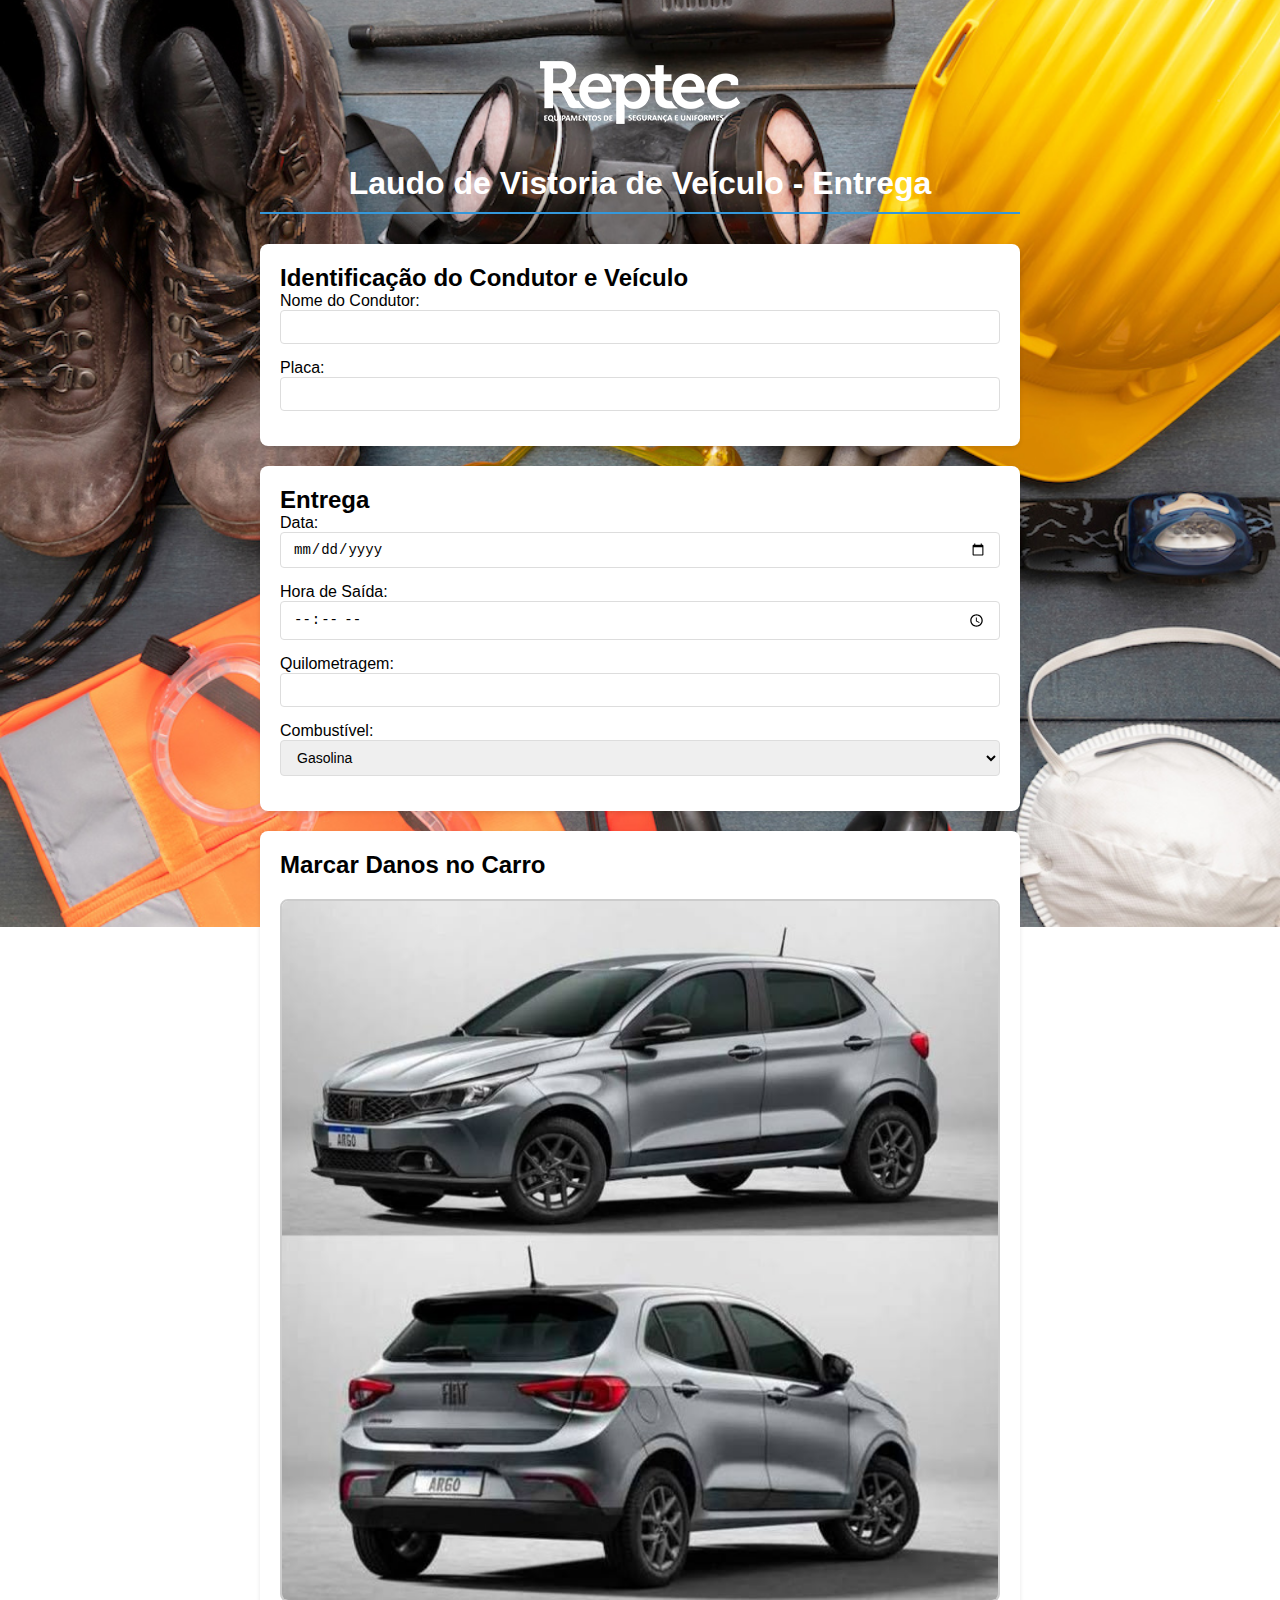
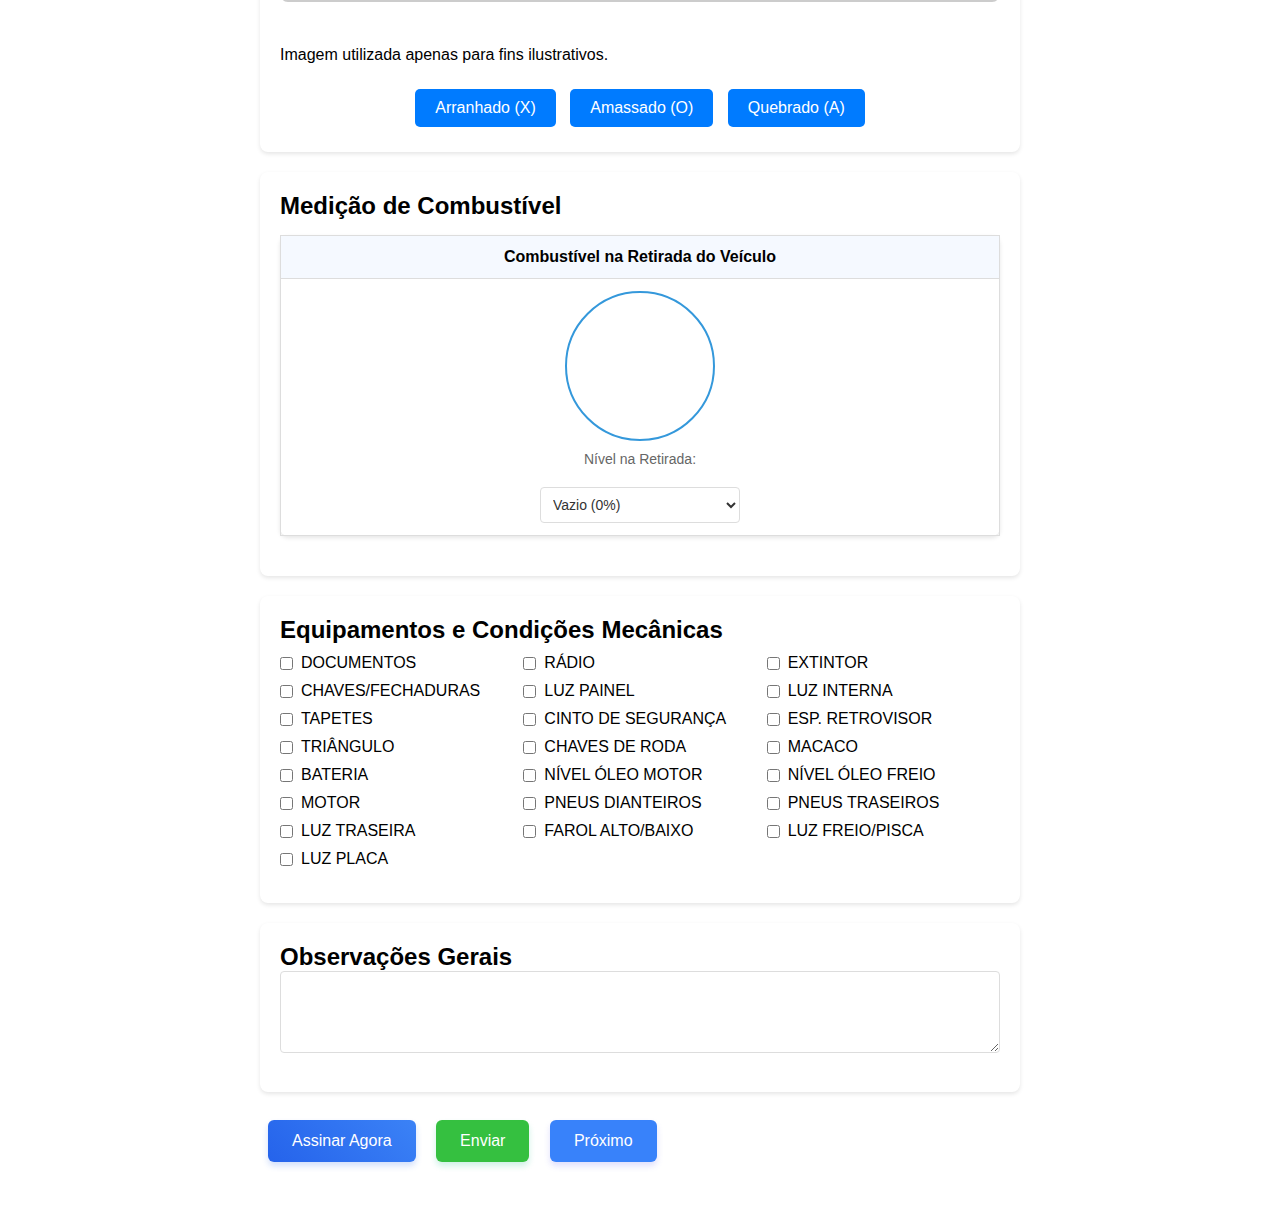
<file: index.html>
<!DOCTYPE html>
<html lang="pt-BR">
<head>
    <meta charset="UTF-8">
    <meta name="viewport" content="width=device-width, initial-scale=1.0">
    <title>Laudo de Vistoria de Veículo</title>
    <link rel="stylesheet" href="css/styles.css">
    <script src="js/script.js" defer></script>
    <style>
        body {
            background-image: url(img/apis.jpg);
            background-size: cover;
            background-repeat: no-repeat;
            background-position: center;
            background-attachment: fixed;
            font-family: Arial, sans-serif;
            max-width: 800px;
            margin: 20px auto;
            padding: 20px;
            background-color: #ffffff;
            color: black;
        }
    </style>
</head>
<body>
    <header>
        <img src="img/logo_transparente.png" alt="Logo da empresa" class="logo">
        <h1>Laudo de Vistoria de Veículo - Entrega</h1>
    </header>

    <main>
        <form>
            <!-- Seção: Características do Veículo -->
            <section class="form-section">
                <h2>Identificação do Condutor e Veículo</h2>
                <div class="form-group">
                    <label for="condutor">Nome do Condutor:</label>
                    <input type="text" id="condutor" name="condutor" required>
                </div>
                <div class="form-group">
                    <label for="placa">Placa:</label>
                    <input type="text" id="placa" name="placa" required>
                </div>
            </section>

            <!-- Seção: Entrega -->
            <section class="form-section">
                <h2>Entrega</h2>
                <div class="form-group">
                    <label for="data_entrega">Data:</label>
                    <input type="date" id="data_entrega" name="data_entrega" required>
                </div>
                <div class="form-group">
                    <label for="hora_saida_entrega">Hora de Saída:</label>
                    <input type="time" id="hora_saida_entrega" name="hora_saida_entrega" required>
                </div>
                <div class="form-group">
                    <label for="km_entrega">Quilometragem:</label>
                    <input type="number" id="km_entrega" name="km_entrega" required>
                </div>
                <div class="form-group">
                    <label for="combustivel_entrega">Combustível:</label>
                    <select id="combustivel_entrega" name="combustivel_entrega" required>
                        <option value="Gasolina">Gasolina</option>
                        <option value="Álcool">Álcool</option>
                        <option value="Diesel">Diesel</option>
                        <option value="Flex">Flex</option>
                    </select>
                </div>
            </section>

            <!-- Seção: Danos no Carroceu -->
            <section class="form-section">
                <h2>Marcar Danos no Carro</h2>
                <div class="image-container">
                    <img src="img/baixados.jfif" name="carro" alt="Carroceu" id="carroceuImage">
                    <!-- Marcadores serão adicionados dinamicamente aqui -->
                </div>
                <p>Imagem utilizada apenas para fins ilustrativos.</p>
                <div class="controls">
                    <button type="button" onclick="setMarkerType('X')">Arranhado (X)</button>
                    <button type="button" onclick="setMarkerType('O')">Amassado (O)</button>
                    <button type="button" onclick="setMarkerType('A')">Quebrado (A)</button>
                </div>
            </section>

            <!-- Seção: Medição de Combustível -->
            <section class="form-section">
                <h2>Medição de Combustível</h2>
                <table class="fuel-table">
                    <thead>
                        <tr>
                            <th>Combustível na Retirada do Veículo</th>
                        </tr>
                    </thead>
                    <tbody>
                        <tr>
                            <td>
                                <div class="fuel-gauge" id="fuel-pickup"></div>
                                <label for="fuel_level_pickup" class="fuel-label">Nível na Retirada:</label>
                                <select class="fuel-select" id="fuel_level_pickup" name="fuel_level_pickup" onchange="updateFuelGauge('fuel-pickup', this.value)" required>
                                    <option value="empty">Vazio (0%)</option>
                                    <option value="quarter">1/4 (25%)</option>
                                    <option value="half">1/2 (50%)</option>
                                    <option value="three-quarters">3/4 (75%)</option>
                                    <option value="full">Cheio (100%)</option>
                                </select>
                            </td>
                        </tr>
                    </tbody>
                </table>
            </section>

            <!-- Seção: Equipamentos e Condições Mecânicas -->
            <section class="form-section" id="minimalista">
                <h2>Equipamentos e Condições Mecânicas</h2>
                <div class="checkbox-group">
                    <label><input type="checkbox" name="documentos">DOCUMENTOS</label>
                    <label><input type="checkbox" name="radio">RÁDIO</label>
                    <label><input type="checkbox" name="extintor">EXTINTOR</label>
                    <label><input type="checkbox" name="chaves">CHAVES/FECHADURAS</label>
                    <label><input type="checkbox" name="luz_painel">LUZ PAINEL</label>
                    <label><input type="checkbox" name="luz_interna">LUZ INTERNA</label>
                    <label><input type="checkbox" name="tapetes">TAPETES</label>
                    <label><input type="checkbox" name="cinto">CINTO DE SEGURANÇA</label>
                    <label><input type="checkbox" name="esp_retrovisor">ESP. RETROVISOR</label>
                    <label><input type="checkbox" name="triangulo">TRIÂNGULO</label>
                    <label><input type="checkbox" name="chaves_roda">CHAVES DE RODA</label>
                    <label><input type="checkbox" name="pneu_estepe">MACACO</label>
                    <label><input type="checkbox" name="bateria">BATERIA</label>
                    <label><input type="checkbox" name="nivel_oleo_motor">NÍVEL ÓLEO MOTOR</label>
                    <label><input type="checkbox" name="nivel_oleo_freio">NÍVEL ÓLEO FREIO</label>
                    <label><input type="checkbox" name="motor">MOTOR</label>
                    <label><input type="checkbox" name="pneus_dianteiros">PNEUS DIANTEIROS</label>
                    <label><input type="checkbox" name="pneus_traseiros">PNEUS TRASEIROS</label>
                    <label><input type="checkbox" name="luz_traseira">LUZ TRASEIRA</label>
                    <label><input type="checkbox" name="farol_alto_baixo">FAROL ALTO/BAIXO</label>
                    <label><input type="checkbox" name="luz_freio_pisca">LUZ FREIO/PISCA</label>
                    <label><input type="checkbox" name="luz_placa">LUZ PLACA</label>
                </div>
            </section>

            <!-- Seção: Observações Gerais -->
            <section class="form-section">
                <h2>Observações Gerais</h2>
                <div class="form-group">
                    <textarea id="observacoes" name="observacoes" rows="4"></textarea>
                </div>
            </section>

            <!-- Botões de Ação -->
            <div class="container">
                <button id="assinarBtn" class="btn-assinar" type="button" onclick="assinar()">Assinar Agora</button>
                <button type="submit">Enviar</button>
                <button id="proximo" type="button" onclick="nextPage()">Próximo</button>
            </div>
        </form>
    </main>
</body>
</html>
</file>
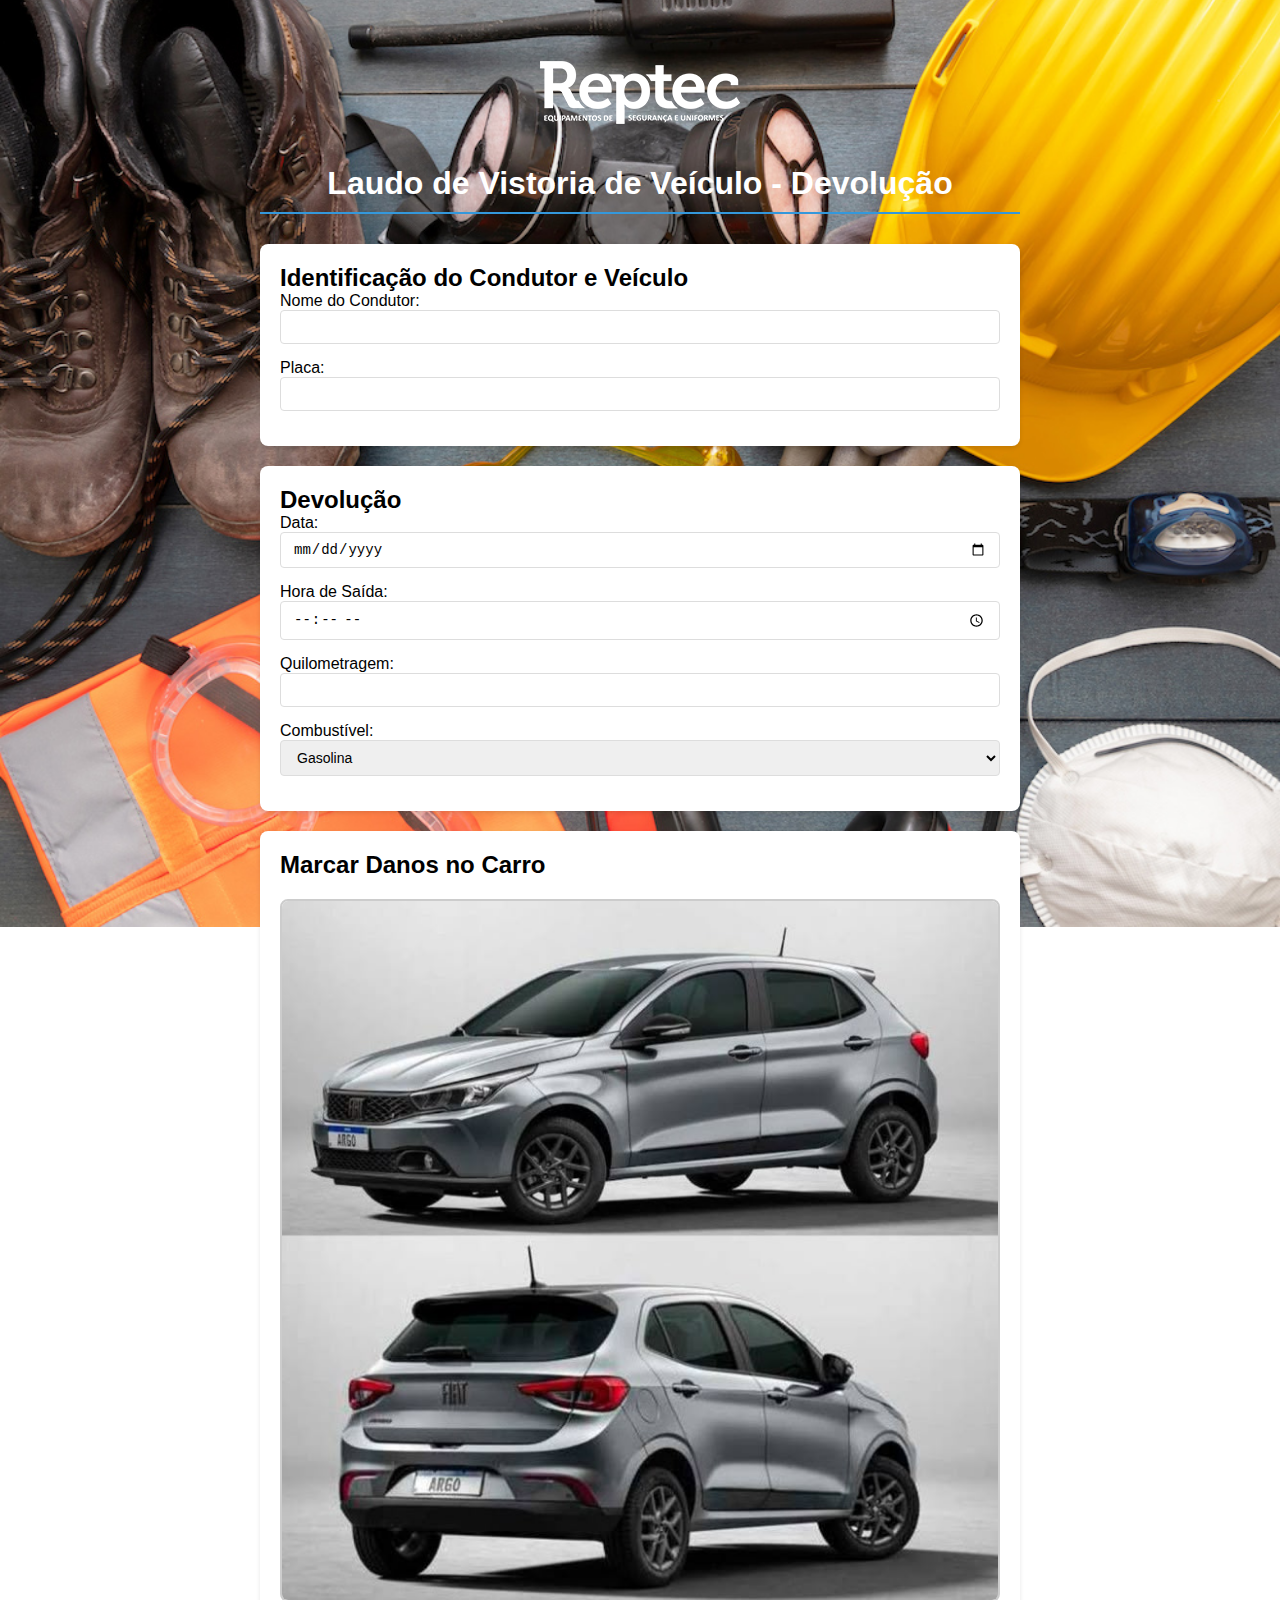
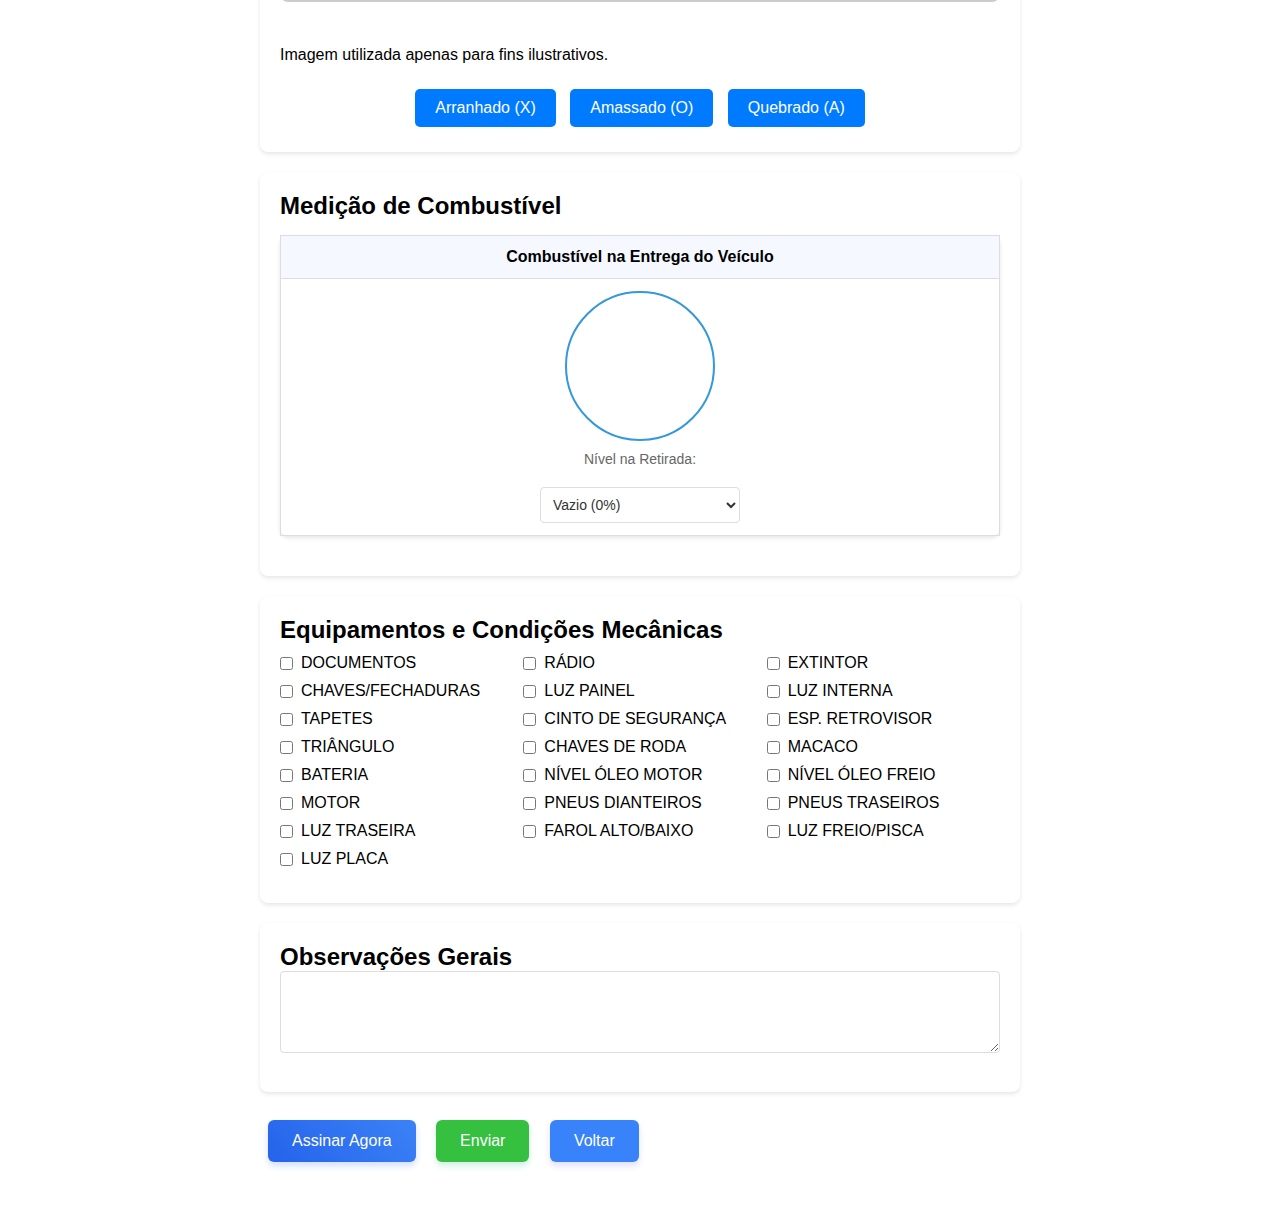
<file: devolucao.html>
<!DOCTYPE html>
<html lang="pt-BR">
<head>
    <meta charset="UTF-8">
    <meta name="viewport" content="width=device-width, initial-scale=1.0">
    <title>Laudo de Vistoria de Veículo</title>
    <link rel="stylesheet" href="css/styles.css">
    <script src="js/script.js" defer></script>
    <style>
        body {
            background-image: url(img/apis.jpg);
            background-size: cover;
            background-repeat: no-repeat;
            background-position: center;
            background-attachment: fixed;
            font-family: Arial, sans-serif;
            max-width: 800px;
            margin: 20px auto;
            padding: 20px;
            background-color: #ffffff;
            color: black;
        }
    </style>
</head>
<body>
    <header>
        <img src="img/logo_transparente.png" alt="Logo da empresa" class="logo">
        <h1>Laudo de Vistoria de Veículo - Devolução</h1>
    </header>

    <main>
        <form>
            <!-- Seção: Características do Veículo -->
            <section class="form-section">
                <h2>Identificação do Condutor e Veículo</h2>
                <div class="form-group">
                    <label for="condutor">Nome do Condutor:</label>
                    <input type="text" id="condutor" name="condutor" required>
                </div>
                <div class="form-group">
                    <label for="placa">Placa:</label>
                    <input type="text" id="placa" name="placa" required>
                </div>
            </section>

            <!-- Seção: Entrega -->
            <section class="form-section">
                <h2>Devolução</h2>
                <div class="form-group">
                    <label for="data_entrega">Data:</label>
                    <input type="date" id="data_entrega" name="data_entrega" required>
                </div>
                <div class="form-group">
                    <label for="hora_saida_entrega">Hora de Saída:</label>
                    <input type="time" id="hora_saida_entrega" name="hora_saida_entrega" required>
                </div>
                <div class="form-group">
                    <label for="km_entrega">Quilometragem:</label>
                    <input type="number" id="km_entrega" name="km_entrega" required>
                </div>
                <div class="form-group">
                    <label for="combustivel_entrega">Combustível:</label>
                    <select id="combustivel_entrega" name="combustivel_entrega" required>
                        <option value="Gasolina">Gasolina</option>
                        <option value="Álcool">Álcool</option>
                        <option value="Diesel">Diesel</option>
                        <option value="Flex">Flex</option>
                    </select>
                </div>
            </section>

            <!-- Seção: Danos no Carroceu -->
            <section class="form-section">
                <h2>Marcar Danos no Carro</h2>
                <div class="image-container">
                    <img src="img/baixados.jfif" name="carro" alt="Carroceu" id="carroceuImage">
                    <!-- Marcadores serão adicionados dinamicamente aqui -->
                </div>
                <p>Imagem utilizada apenas para fins ilustrativos.</p>
                <div class="controls">
                    <button type="button" onclick="setMarkerType('X')">Arranhado (X)</button>
                    <button type="button" onclick="setMarkerType('O')">Amassado (O)</button>
                    <button type="button" onclick="setMarkerType('A')">Quebrado (A)</button>
                </div>
            </section>

            <!-- Seção: Medição de Combustível -->
            <section class="form-section">
                <h2>Medição de Combustível</h2>
                <table class="fuel-table">
                    <thead>
                        <tr>
                            <th>Combustível na Entrega do Veículo</th>
                        </tr>
                    </thead>
                    <tbody>
                        <tr>
                            <td>
                                <div class="fuel-gauge" id="fuel-pickup"></div>
                                <label for="fuel_level_pickup" class="fuel-label">Nível na Retirada:</label>
                                <select class="fuel-select" id="fuel_level_pickup" name="fuel_level_pickup" onchange="updateFuelGauge('fuel-pickup', this.value)" required>
                                    <option value="empty">Vazio (0%)</option>
                                    <option value="quarter">1/4 (25%)</option>
                                    <option value="half">1/2 (50%)</option>
                                    <option value="three-quarters">3/4 (75%)</option>
                                    <option value="full">Cheio (100%)</option>
                                </select>
                            </td>
                        </tr>
                    </tbody>
                </table>
            </section>

            <!-- Seção: Equipamentos e Condições Mecânicas -->
            <section class="form-section" id="minimalista">
                <h2>Equipamentos e Condições Mecânicas</h2>
                <div class="checkbox-group">
                    <label><input type="checkbox" name="documentos">DOCUMENTOS</label>
                    <label><input type="checkbox" name="radio">RÁDIO</label>
                    <label><input type="checkbox" name="extintor">EXTINTOR</label>
                    <label><input type="checkbox" name="chaves">CHAVES/FECHADURAS</label>
                    <label><input type="checkbox" name="luz_painel">LUZ PAINEL</label>
                    <label><input type="checkbox" name="luz_interna">LUZ INTERNA</label>
                    <label><input type="checkbox" name="tapetes">TAPETES</label>
                    <label><input type="checkbox" name="cinto">CINTO DE SEGURANÇA</label>
                    <label><input type="checkbox" name="esp_retrovisor">ESP. RETROVISOR</label>
                    <label><input type="checkbox" name="triangulo">TRIÂNGULO</label>
                    <label><input type="checkbox" name="chaves_roda">CHAVES DE RODA</label>
                    <label><input type="checkbox" name="pneu_estepe">MACACO</label>
                    <label><input type="checkbox" name="bateria">BATERIA</label>
                    <label><input type="checkbox" name="nivel_oleo_motor">NÍVEL ÓLEO MOTOR</label>
                    <label><input type="checkbox" name="nivel_oleo_freio">NÍVEL ÓLEO FREIO</label>
                    <label><input type="checkbox" name="motor">MOTOR</label>
                    <label><input type="checkbox" name="pneus_dianteiros">PNEUS DIANTEIROS</label>
                    <label><input type="checkbox" name="pneus_traseiros">PNEUS TRASEIROS</label>
                    <label><input type="checkbox" name="luz_traseira">LUZ TRASEIRA</label>
                    <label><input type="checkbox" name="farol_alto_baixo">FAROL ALTO/BAIXO</label>
                    <label><input type="checkbox" name="luz_freio_pisca">LUZ FREIO/PISCA</label>
                    <label><input type="checkbox" name="luz_placa">LUZ PLACA</label>
                </div>
            </section>

            <!-- Seção: Observações Gerais -->
            <section class="form-section">
                <h2>Observações Gerais</h2>
                <div class="form-group">
                    <textarea id="observacoes" name="observacoes" rows="4"></textarea>
                </div>
            </section>

            <!-- Botões de Ação -->
            <div class="container">
                <button id="assinarBtn" class="btn-assinar" type="button" onclick="assinar()">Assinar Agora</button>
                <button type="submit">Enviar</button>
                <button id="proximo" type="button" onclick="backPage()">Voltar</button>
            </div>
        </form>
    </main>
</body>
</html>
</file>
<file: css/styles.css>
* {
    margin: 0;
    padding: 0;
    box-sizing: border-box;
}
body {
    background-image: url(img/apis.jpg);
    background-size: cover;
    background-repeat: no-repeat;
    background-position: center;
    background-attachment: fixed;
    font-family: Arial, sans-serif;
    max-width: 800px;
    margin: 20px auto;
    padding: 20px;
    background-color: #ffffff;
    color: black;
}
h1, h3 {
    color: #2c3e50;
    margin: 20px 0;
    padding-bottom: 10px;
    border-bottom: 2px solid #3498db;
    text-align: center;
}

h1 {
    color: rgb(255, 255, 255);
    margin-bottom: 30px;
}

h3 {
    border-bottom: 1px solid #bdc3c7;
    margin-bottom: 15px;
    padding-bottom: 5px;
}

.form-section, .fuel-table {
    background-color: #fff;
    padding: 20px;
    margin-bottom: 20px;
    border-radius: 8px;
    box-shadow: 0 2px 4px rgba(0, 0, 0, 0.1);
}

.form-group, .checkbox-group {
    margin-bottom: 15px;
}

.checkbox-group {
    display: grid;
    grid-template-columns: repeat(auto-fill, minmax(200px, 1fr));
    gap: 10px;
    margin-top: 10px;
}

.checkbox-group label {
    display: flex;
    align-items: center;
    gap: 8px;
    font-weight: normal;
}

input[type="text"],
input[type="date"],
input[type="time"],
input[type="number"],
select,
textarea {
    width: 100%;
    padding: 8px 12px;
    border: 1px solid #ddd;
    border-radius: 4px;
    font-size: 14px;
    transition: border-color 0.3s ease;
}

input[type="text"]:focus,
input[type="date"]:focus,
input[type="time"]:focus,
input[type="number"]:focus,
select:focus,
textarea:focus {
    border-color: #3498db;
    outline: none;
    box-shadow: 0 0 5px rgba(2, 179, 233, 0.3);
}

input[type="checkbox"],
input[type="radio"] {
    box-sizing: border-box;
    --background-color: #ffffff;
    --checkbox-height: 25px;
}

img {
    max-width: 200px;
    display: block;
    margin: 0 auto 20px;
}

.fuel-table {
    width: 100%;
    border-collapse: collapse;
    margin-top: 15px;
}

.fuel-table th,
.fuel-table td {
    border: 1px solid #ddd;
    padding: 12px;
    text-align: center;
}

.fuel-table th {
    background-color: #f5f9ff;
    font-weight: bold;
}

.fuel-gauge {
    width: 150px;
    height: 150px;
    margin: 0 auto;
    border: 2px solid #3498db;
    border-radius: 50%;
    position: relative;
    background: #fff;
    overflow: hidden;
}

.fuel-gauge::before {
    content: '';
    position: absolute;
    bottom: 0;
    left: 0;
    right: 0;
    background: #3498db;
    transition: height 0.3s ease;
}

.fuel-gauge.empty::before {
    height: 0%;
    background: #e74c3c;
}

.fuel-gauge.quarter::before {
    height: 25%;
    background: #f39c12;
}

.fuel-gauge.half::before {
    height: 50%;
    background: #f1c40f;
}

.fuel-gauge.three-quarters::before {
    height: 75%;
    background: #2ecc71;
}

.fuel-gauge.full::before {
    height: 100%;
    background: #27ae60;
}

.fuel-select {
    margin-top: 10px;
    padding: 8px;
    border: 1px solid #ddd;
    border-radius: 4px;
    width: 100%;
    max-width: 200px;
    font-size: 14px;
    color: #333;
    background-color: #fff;
    cursor: pointer;
}

.fuel-select:focus {
    outline: none;
    border-color: #3498db;
    box-shadow: 0 0 5px rgba(52, 152, 219, 0.3);
}

.fuel-select:hover {
    border-color: #3498db;
}

.fuel-label {
    display: block;
    margin: 10px 0;
    font-size: 14px;
    color: #666;
    text-align: center;
}

@media (max-width: 600px) {
    .fuel-table {
        font-size: 14px;
    }
    
    .fuel-table th,
    .fuel-table td {
        padding: 8px;
    }
    
    .fuel-gauge {
        width: 40px;
        height: 40px;
    }
    
    .fuel-select {
        font-size: 12px;
    }


}

button, #proximo, .botao-direito {
    display: inline-block;
    padding: 12px 24px;
    border: none;
    border-radius: 6px;
    font-size: 16px;
    font-weight: 500;
    cursor: pointer;
    transition: all 0.3s ease;
    margin: 8px;
}

.btn-assinar {
    background: linear-gradient(45deg, #2563eb, #3b82f6);
    color: white;
    box-shadow: 0 4px 6px rgba(37, 99, 235, 0.2);
}

.btn-assinar:hover {
    transform: translateY(-2px);
    box-shadow: 0 6px 8px rgba(37, 99, 235, 0.3);
}

button[type="submit"] {
    background-color: #35c040;
    color: white;
    box-shadow: 0 4px 6px rgba(16, 185, 129, 0.2);
}

button[type="submit"]:hover {
    background-color: #059669;
    box-shadow: 0 6px 8px rgba(16, 185, 129, 0.3);
}

#proximo {
    background-color: #3882fa;
    color: white;
    box-shadow: 0 4px 6px rgba(99, 102, 241, 0.2);
}

#proximo:hover {
    background-color: blue;
    box-shadow: 0 6px 8px rgba(99, 102, 241, 0.3);
}

.botao-direito {
    background-color: #3882fa;
    color: white;
    box-shadow: 0 4px 6px rgba(156, 163, 175, 0.2);
}

.botao-direito:hover {
    background-color: blue;
    box-shadow: 0 6px 8px rgba(156, 163, 175, 0.3);
}

.container {
    margin: 20px 0;
}

button:disabled {
    opacity: 0.6;
    cursor: not-allowed;
    transform: none;
}

.preview-image {
    width: 200px;
    height: 200px;
    border: 2px dashed #ccc;
    margin: 10px 0;
    display: flex;
    align-items: center;
    justify-content: center;
    background-color: #f8f8f8;
}

.preview-image img {
    max-width: 100%;
    max-height: 100%;
    object-fit: contain;
}

input[type="file"] {
    margin: 10px 0;
}

select[name="setor"] {
    width: 100%;
    padding: 8px;
    border: 1px solid #ddd;
    border-radius: 4px;
    background-color: white;
}

.image-container {
    position: relative;
    display: inline-block;
    margin: 20px auto;
    text-align: center;
}
.image-container img {
    max-width: 100%;
    height: auto;
    border: 2px solid #ccc;
    border-radius: 8px;
}
.controls {
    text-align: center;
    margin-top: 20px;
}
.controls button {
    padding: 10px 20px;
    margin: 5px;
    font-size: 16px;
    cursor: pointer;
    border: none;
    border-radius: 5px;
    background-color: #007bff;
    color: white;
    transition: background-color 0.3s ease;
}
.controls button:hover {
    background-color: #0056b3;
}
.marker {
    position: absolute;
    width: 20px;
    height: 20px;
    background-color: rgba(255, 0, 0, 0.7);
    border-radius: 100%;
    cursor: pointer;
    display: flex;
    align-items: center;
    justify-content: center;
    color: white;
    font-size: 13px;
    font-weight: bold;
}

.foto-danos {
    display: flex;
    align-items: center;
    gap: 8px;
    padding: 10px 20px;
    background: #f1f1f1;
    border: 2px solid #ddd;
    border-radius: 4px;
    color: #333;
    cursor: pointer;
    transition: all 0.3s;
}
</file>
